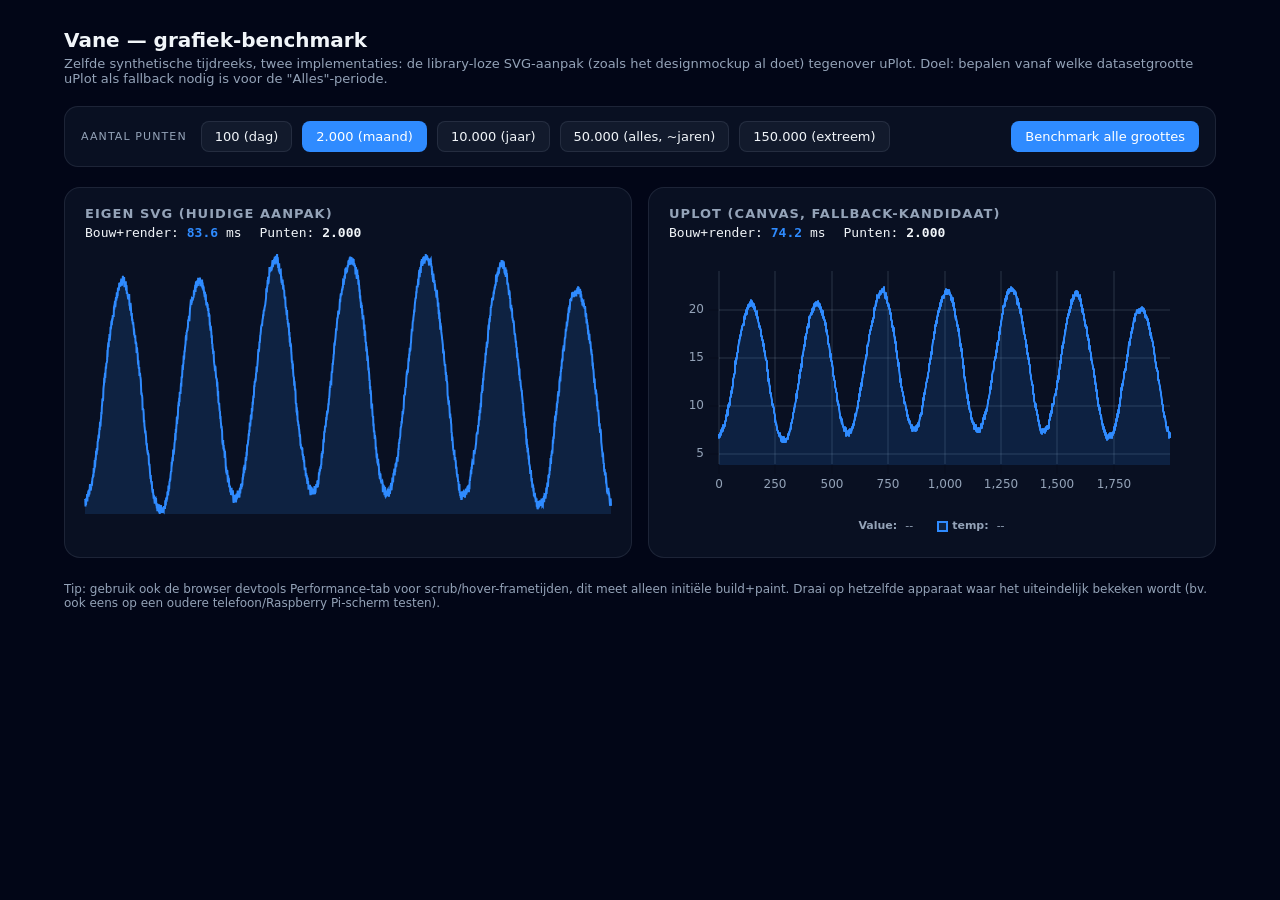
<file: design/chart-test/index.html>
<!DOCTYPE html>
<html lang="nl">
<head>
<meta charset="utf-8">
<title>Vane — chart benchmark: eigen SVG vs uPlot</title>
<meta name="viewport" content="width=device-width, initial-scale=1">
<link rel="stylesheet" href="./vendor/uPlot.min.css">
<style>
  :root{
    --bg:#020617;--surface:rgba(15,23,42,.62);--surface-2:rgba(148,163,184,.07);
    --border:rgba(148,163,184,.14);--text:#f1f5f9;--text-muted:#94a3b8;
    --accent-primary:#2f8bff;--accent-wind:#fb923c;--status-live:#4ade80;--grid:rgba(148,163,184,.12);
  }
  *{box-sizing:border-box}
  html,body{margin:0;min-height:100%;background:var(--bg);color:var(--text);
    font-family:'Geist',system-ui,sans-serif;-webkit-font-smoothing:antialiased}
  h1{font-size:20px;margin:0 0 4px}
  .sub{color:var(--text-muted);font-size:13px;margin:0 0 20px}
  .wrap{max-width:1200px;margin:0 auto;padding:28px 24px 60px}
  .controls{display:flex;flex-wrap:wrap;gap:10px;align-items:center;margin-bottom:20px;
    padding:14px 16px;border-radius:14px;background:var(--surface);border:1px solid var(--border)}
  .controls span.lbl{font-size:11px;text-transform:uppercase;letter-spacing:.1em;color:var(--text-muted);margin-right:4px}
  button{all:unset;cursor:pointer;padding:7px 13px;border-radius:8px;font-size:13px;font-weight:500;
    border:1px solid var(--border);color:var(--text);background:var(--surface-2)}
  button:hover{background:rgba(148,163,184,.16)}
  button.active{background:var(--accent-primary);color:#fff;border-color:transparent}
  button.primary{background:var(--accent-primary);color:#fff;border-color:transparent}
  .grid{display:grid;grid-template-columns:1fr 1fr;gap:16px}
  @media (max-width:900px){.grid{grid-template-columns:1fr}}
  section.chart{padding:18px 20px;border-radius:16px;background:var(--surface);border:1px solid var(--border)}
  section.chart h2{margin:0 0 4px;font-size:13px;text-transform:uppercase;letter-spacing:.08em;color:var(--text-muted)}
  .timing{font-family:'Geist Mono',ui-monospace,monospace;font-size:13px;margin:4px 0 14px;display:flex;gap:18px;flex-wrap:wrap}
  .timing b{color:var(--text);font-weight:600}
  .timing .ms{color:var(--accent-primary)}
  .svg-host{position:relative;height:260px}
  .svg-host svg{position:absolute;inset:0;width:100%;height:100%;overflow:visible}
  .uplot-host{min-height:260px}
  .uplot-host .u-legend{font-size:11px;color:var(--text-muted)}
  .tooltip{position:absolute;top:8px;padding:6px 9px;border-radius:8px;background:var(--bg);
    border:1px solid var(--border);font-size:12px;pointer-events:none;white-space:nowrap;display:none;
    font-variant-numeric:tabular-nums}
  table.results{width:100%;border-collapse:collapse;margin-top:20px;font-size:13px;font-variant-numeric:tabular-nums}
  table.results th,table.results td{padding:8px 10px;border-bottom:1px solid var(--border);text-align:right}
  table.results th:first-child,table.results td:first-child{text-align:left}
  table.results th{color:var(--text-muted);font-weight:600;font-size:11px;text-transform:uppercase;letter-spacing:.08em}
  .winner{color:var(--status-live);font-weight:600}
  footer{margin-top:24px;font-size:12px;color:var(--text-muted)}
</style>
</head>
<body>
<div class="wrap">
  <h1>Vane — grafiek-benchmark</h1>
  <p class="sub">Zelfde synthetische tijdreeks, twee implementaties: de library-loze SVG-aanpak (zoals het designmockup al doet) tegenover uPlot. Doel: bepalen vanaf welke datasetgrootte uPlot als fallback nodig is voor de "Alles"-periode.</p>

  <div class="controls">
    <span class="lbl">Aantal punten</span>
    <button data-n="100">100 (dag)</button>
    <button data-n="2000">2.000 (maand)</button>
    <button data-n="10000">10.000 (jaar)</button>
    <button data-n="50000">50.000 (alles, ~jaren)</button>
    <button data-n="150000">150.000 (extreem)</button>
    <button id="benchAll" class="primary" style="margin-left:auto">Benchmark alle groottes</button>
  </div>

  <div class="grid">
    <section class="chart">
      <h2>Eigen SVG (huidige aanpak)</h2>
      <div class="timing"><span>Bouw+render: <b class="ms" id="svgMs">–</b> ms</span><span>Punten: <b id="svgN">–</b></span></div>
      <div class="svg-host" id="svgHost">
        <svg viewBox="0 0 1000 260" preserveAspectRatio="none"></svg>
        <div class="tooltip" id="svgTip"></div>
      </div>
    </section>
    <section class="chart">
      <h2>uPlot (canvas, fallback-kandidaat)</h2>
      <div class="timing"><span>Bouw+render: <b class="ms" id="uplotMs">–</b> ms</span><span>Punten: <b id="uplotN">–</b></span></div>
      <div class="uplot-host" id="uplotHost"></div>
    </section>
  </div>

  <table class="results" id="resultsTable" style="display:none">
    <thead><tr><th>Punten</th><th>Eigen SVG (ms)</th><th>uPlot (ms)</th><th>Snelst</th></tr></thead>
    <tbody></tbody>
  </table>

  <footer>Tip: gebruik ook de browser devtools Performance-tab voor scrub/hover-frametijden, dit meet alleen initiële build+paint. Draai op hetzelfde apparaat waar het uiteindelijk bekeken wordt (bv. ook eens op een oudere telefoon/Raspberry Pi-scherm testen).</footer>
</div>

<script src="./vendor/uPlot.iife.min.js"></script>
<script>
function genData(n) {
  const out = new Array(n);
  let drift = 0;
  for (let i = 0; i < n; i++) {
    drift += (Math.random() - 0.5) * 0.15;
    const daily = 14 + 7 * Math.sin((i % 288) / 288 * Math.PI * 2 - Math.PI / 2);
    out[i] = daily + drift + (Math.random() - 0.5) * 0.6;
  }
  return out;
}

function afterPaint(cb) {
  requestAnimationFrame(() => requestAnimationFrame(cb));
}

// ---- eigen SVG-aanpak ----
let svgHoverHandler = null;
function renderSVG(vals, onDone) {
  const t0 = performance.now();
  const svg = document.querySelector('#svgHost svg');
  const tip = document.getElementById('svgTip');
  while (svg.firstChild) svg.removeChild(svg.firstChild);
  svgHoverHandler && svg.removeEventListener('mousemove', svgHoverHandler);

  const n = vals.length;
  let lo = Infinity, hi = -Infinity;
  for (let i = 0; i < n; i++) { const v = vals[i]; if (v < lo) lo = v; if (v > hi) hi = v; }
  if (hi - lo < 1e-6) hi = lo + 1;
  const W = 1000, H = 260;
  const x = i => i / (n - 1) * W;
  const y = v => H - (v - lo) / (hi - lo) * H;

  let line = 'M', area;
  for (let i = 0; i < n; i++) line += (i ? ' L' : '') + x(i).toFixed(2) + ',' + y(vals[i]).toFixed(2);
  area = line + ` L${W},${H} L0,${H} Z`;

  const ns = 'http://www.w3.org/2000/svg';
  const areaEl = document.createElementNS(ns, 'path');
  areaEl.setAttribute('d', area);
  areaEl.setAttribute('fill', 'var(--accent-primary)');
  areaEl.setAttribute('opacity', '0.14');
  svg.appendChild(areaEl);

  const lineEl = document.createElementNS(ns, 'path');
  lineEl.setAttribute('d', line);
  lineEl.setAttribute('fill', 'none');
  lineEl.setAttribute('stroke', 'var(--accent-primary)');
  lineEl.setAttribute('stroke-width', '2');
  lineEl.setAttribute('vector-effect', 'non-scaling-stroke');
  svg.appendChild(lineEl);

  const cursor = document.createElementNS(ns, 'line');
  cursor.setAttribute('y1', '0'); cursor.setAttribute('y2', String(H));
  cursor.setAttribute('stroke', 'var(--text-muted)'); cursor.setAttribute('stroke-width', '1');
  cursor.style.display = 'none';
  svg.appendChild(cursor);

  svgHoverHandler = e => {
    const b = svg.getBoundingClientRect();
    const fr = Math.max(0, Math.min(1, (e.clientX - b.left) / b.width));
    const i = Math.round(fr * (n - 1));
    cursor.setAttribute('x1', x(i).toFixed(2)); cursor.setAttribute('x2', x(i).toFixed(2));
    cursor.style.display = 'block';
    tip.style.display = 'block';
    tip.style.left = Math.min(b.width - 90, Math.max(0, fr * b.width + 8)) + 'px';
    tip.textContent = vals[i].toFixed(1) + ' °C  ·  punt ' + i;
  };
  svg.addEventListener('mousemove', svgHoverHandler);
  svg.addEventListener('mouseleave', () => { cursor.style.display = 'none'; tip.style.display = 'none'; });

  const buildMs = performance.now() - t0;
  afterPaint(() => onDone(performance.now() - t0, buildMs));
}

// ---- uPlot ----
let uplotInstance = null;
function renderUPlot(vals, onDone) {
  const t0 = performance.now();
  if (uplotInstance) { try { uplotInstance.destroy(); } catch (e) {} uplotInstance = null; }
  const host = document.getElementById('uplotHost');
  host.innerHTML = '';
  const n = vals.length;
  const xs = new Array(n); for (let i = 0; i < n; i++) xs[i] = i;

  try {
    if (typeof uPlot !== 'function') throw new Error('uPlot library niet geladen (check ./vendor/uPlot.iife.min.js)');
    const width = host.clientWidth || host.getBoundingClientRect().width || 560;
    uplotInstance = new uPlot({
      width,
      height: 260,
      scales: { x: { time: false } },
      axes: [
        { stroke: '#94a3b8', grid: { stroke: 'rgba(148,163,184,.12)' } },
        { stroke: '#94a3b8', grid: { stroke: 'rgba(148,163,184,.12)' } }
      ],
      series: [
        {},
        { label: 'temp', stroke: '#2f8bff', width: 2, fill: 'rgba(47,139,255,.14)', points: { show: false } }
      ]
    }, [xs, vals], host);
  } catch (err) {
    console.error('[uPlot] init faalde:', err);
    host.innerHTML = '<div style="padding:16px;color:#fb923c;font-size:13px">uPlot-fout: ' + (err && err.message ? err.message : err) + '<br><span style="color:var(--text-muted)">Zie console voor details.</span></div>';
    const buildMs = performance.now() - t0;
    afterPaint(() => onDone(NaN, buildMs));
    return;
  }

  const buildMs = performance.now() - t0;
  afterPaint(() => onDone(performance.now() - t0, buildMs));
}

function renderBoth(n, cb) {
  const vals = genData(n);
  let done = 0, results = {};
  renderSVG(vals, (paintMs, buildMs) => {
    document.getElementById('svgMs').textContent = paintMs.toFixed(1);
    document.getElementById('svgN').textContent = n.toLocaleString('nl-NL');
    results.svg = paintMs;
    if (++done === 2 && cb) cb(results);
  });
  renderUPlot(vals, (paintMs, buildMs) => {
    document.getElementById('uplotMs').textContent = paintMs.toFixed(1);
    document.getElementById('uplotN').textContent = n.toLocaleString('nl-NL');
    results.uplot = paintMs;
    if (++done === 2 && cb) cb(results);
  });
}

document.querySelectorAll('.controls button[data-n]').forEach(btn => {
  btn.addEventListener('click', () => {
    document.querySelectorAll('.controls button[data-n]').forEach(b => b.classList.remove('active'));
    btn.classList.add('active');
    renderBoth(parseInt(btn.dataset.n, 10));
  });
});

document.getElementById('benchAll').addEventListener('click', () => {
  const sizes = [100, 500, 2000, 10000, 50000, 150000];
  const table = document.getElementById('resultsTable');
  const tbody = table.querySelector('tbody');
  tbody.innerHTML = '';
  table.style.display = '';
  let idx = 0;
  function next() {
    if (idx >= sizes.length) return;
    const n = sizes[idx++];
    renderBoth(n, (r) => {
      const tr = document.createElement('tr');
      const winner = Number.isNaN(r.uplot) ? 'eigen SVG (uPlot faalde)' : (r.svg < r.uplot ? 'eigen SVG' : 'uPlot');
      tr.innerHTML = `<td>${n.toLocaleString('nl-NL')}</td><td>${r.svg.toFixed(1)}</td><td>${r.uplot.toFixed(1)}</td><td class="winner">${winner}</td>`;
      tbody.appendChild(tr);
      setTimeout(next, 120);
    });
  }
  next();
});

// eerste render
document.querySelector('.controls button[data-n="2000"]').classList.add('active');
renderBoth(2000);
</script>
</body>
</html>
</file>
<file: design/chart-test/vendor/uPlot.min.css>
.uplot, .uplot *, .uplot *::before, .uplot *::after {box-sizing: border-box;}.uplot {font-family: system-ui, -apple-system, "Segoe UI", Roboto, "Helvetica Neue", Arial, "Noto Sans", sans-serif, "Apple Color Emoji", "Segoe UI Emoji", "Segoe UI Symbol", "Noto Color Emoji";line-height: 1.5;width: min-content;}.u-title {text-align: center;font-size: 18px;font-weight: bold;}.u-wrap {position: relative;user-select: none;}.u-over, .u-under {position: absolute;}.u-under {overflow: hidden;}.uplot canvas {display: block;position: relative;width: 100%;height: 100%;}.u-axis {position: absolute;}.u-legend {font-size: 14px;margin: auto;text-align: center;}.u-inline {display: block;}.u-inline * {display: inline-block;}.u-inline tr {margin-right: 16px;}.u-legend th {font-weight: 600;}.u-legend th > * {vertical-align: middle;display: inline-block;}.u-legend .u-marker {width: 1em;height: 1em;margin-right: 4px;background-clip: padding-box !important;}.u-inline.u-live th::after {content: ":";vertical-align: middle;}.u-inline:not(.u-live) .u-value {display: none;}.u-series > * {padding: 4px;}.u-series th {cursor: pointer;}.u-legend .u-off > * {opacity: 0.3;}.u-select {background: rgba(0,0,0,0.07);position: absolute;pointer-events: none;}.u-cursor-x, .u-cursor-y {position: absolute;left: 0;top: 0;pointer-events: none;will-change: transform;}.u-hz .u-cursor-x, .u-vt .u-cursor-y {height: 100%;border-right: 1px dashed #607D8B;}.u-hz .u-cursor-y, .u-vt .u-cursor-x {width: 100%;border-bottom: 1px dashed #607D8B;}.u-cursor-pt {position: absolute;top: 0;left: 0;border-radius: 50%;border: 0 solid;pointer-events: none;will-change: transform;/*this has to be !important since we set inline "background" shorthand */background-clip: padding-box !important;}.u-axis.u-off, .u-select.u-off, .u-cursor-x.u-off, .u-cursor-y.u-off, .u-cursor-pt.u-off {display: none;}
</file>
